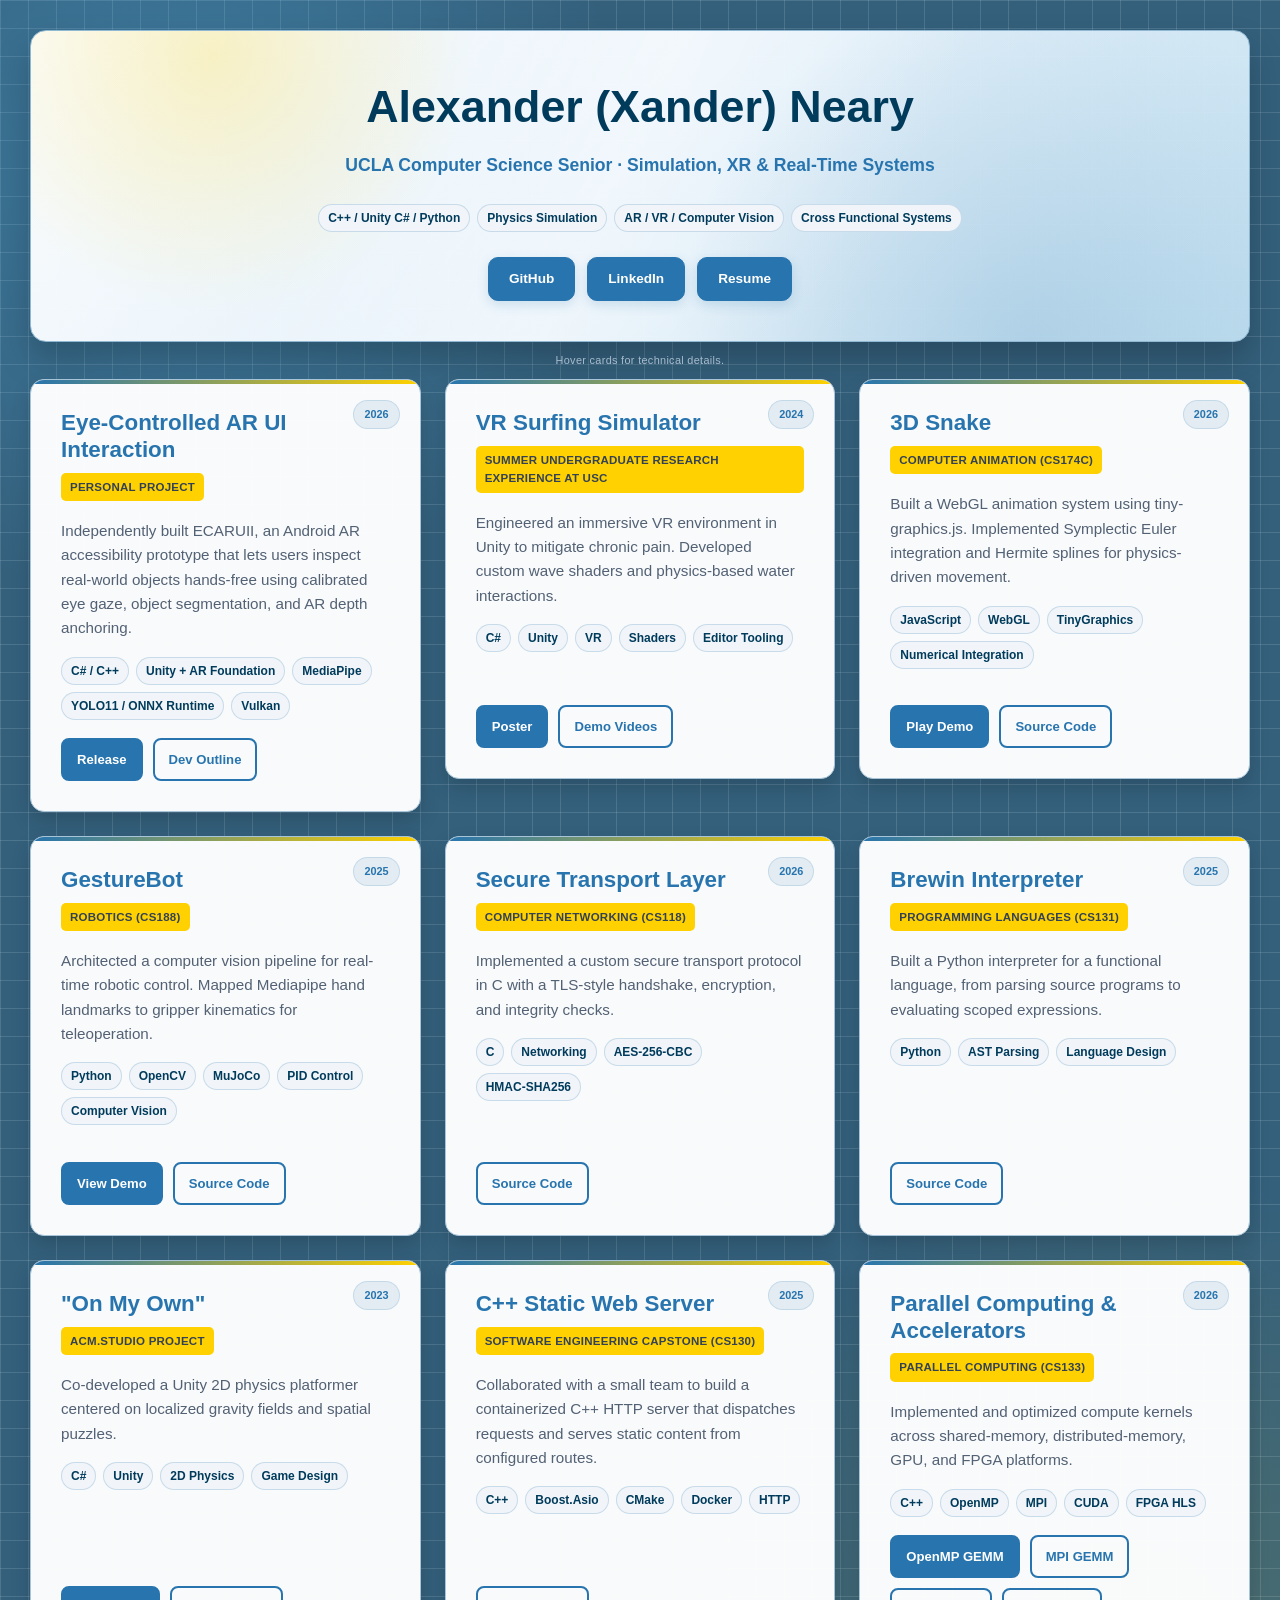
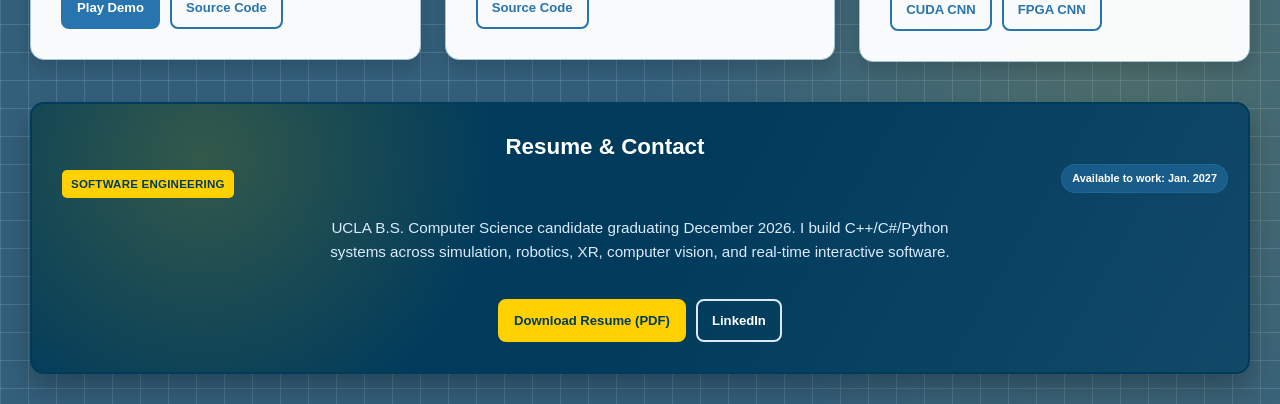
<file: index.html>
<!DOCTYPE html>
<html lang="en">
<head>
    <meta charset="UTF-8">
    <meta name="viewport" content="width=device-width, initial-scale=1.0">
    <title>Xander Neary | Software Portfolio</title>
    <link rel="stylesheet" href="styles.css">
</head>

<body>
    <div class="container">
        <header>
            <h1>Alexander (Xander) Neary</h1>
            <p>UCLA Computer Science Senior · Simulation, XR &amp; Real-Time Systems</p>
            <div class="focus-tags" aria-label="Technical focus areas">
                <span class="focus-tag">C++ / Unity C# / Python</span>
                <span class="focus-tag">Physics Simulation</span>
                <span class="focus-tag">AR / VR / Computer Vision</span>
                <span class="focus-tag">Cross Functional Systems</span>
            </div>
     
            <div class="social-links">
                <a href="https://github.com/xandnea" class="social-btn">GitHub</a>
                <a href="https://www.linkedin.com/in/xander-neary/" class="social-btn">LinkedIn</a>
                <a href="https://xandnea.github.io/Software Resume 9_24_26.pdf" class="social-btn">Resume</a>
            </div>
        </header>

        <div class="hover-hint">Hover cards for technical details.</div>

        <div class="grid">
            <div class="card">
                <span class="date-tag">2026</span>
                <h3>Eye-Controlled AR UI Interaction</h3>
                <h4>Personal Project</h4>
                <p>
                    Independently built ECARUII, an Android AR accessibility prototype that lets users inspect real-world
                    objects hands-free using calibrated eye gaze, object segmentation, and AR depth anchoring.
                </p>

                <div class="tech-stack" aria-label="Technologies used">
                    <span class="tech-tag">C# / C++</span>
                    <span class="tech-tag">Unity + AR Foundation</span>
                    <span class="tech-tag">MediaPipe</span>
                    <span class="tech-tag">YOLO11 / ONNX Runtime</span>
                    <span class="tech-tag">Vulkan</span>
                </div>

                <div class="technical-details">
                    <div>
                        <h5>Technical Details</h5>
                        <ul>
                            <li>Calibrated front-camera facial landmarks into screen-space gaze coordinates for hands-free UI interaction.</li>
                            <li>Mapped YOLO11 segmentation masks through AR depth queries into persistent world-space anchors.</li>
                            <li>Built a native C++ Vulkan interoperability bridge to reduce camera-texture CPU readback on Android.</li>
                        </ul>
                    </div>
                </div>

                <div class="btn-group">
                    <a href="https://github.com/xandnea/Eye-Controlled-AR-UI-Interaction" class="btn">Release</a>
                    <a href="https://docs.google.com/document/d/12NwAYiVth-TJw5IjjsZ63s_6z_8N0sTc/edit?usp=sharing&ouid=107575258905610502392&rtpof=true&sd=true" class="btn btn-secondary">Dev Outline</a>
                </div>

            </div>

            <div class="card">
                <span class="date-tag">2024</span>
                <h3>VR Surfing Simulator</h3>
                <h4>Summer Undergraduate Research Experience at USC</h4>
                <p>
                    Engineered an immersive VR environment in Unity to mitigate chronic pain.
                    Developed custom wave shaders and physics-based water interactions.
                </p>

                <div class="tech-stack" aria-label="Technologies used">
                    <span class="tech-tag">C#</span>
                    <span class="tech-tag">Unity</span>
                    <span class="tech-tag">VR</span>
                    <span class="tech-tag">Shaders</span>
                    <span class="tech-tag">Editor Tooling</span>
                </div>

                <div class="technical-details">
                    <div>
                        <h5>Technical details</h5>
                        <ul>
                            <li>Adjusted custom wave shaders and water interactions to improve visual realism and runtime stability.</li>
                            <li>Built editor automation that reduced researcher simulation setup time by approximately 40%.</li>
                            <li>Worked directly with non-engineering researchers to translate study needs into maintainable Unity tooling.</li>
                        </ul>
                    </div>
                </div>

                <div class="btn-group">
                    <a href="https://xandnea.github.io/SURE Research Poster.pdf" class="btn">Poster</a>
                    <a href="https://docs.google.com/presentation/d/18ExA81dWbgcO4W4kVsnvQ8ddb5Fc8EAyjfr8iG5KGcI/edit?usp=sharing" class="btn btn-secondary">Demo Videos</a>
                </div>
            </div>
            
            <div class="card">
                <span class="date-tag">2026</span>
                <h3>3D Snake</h3>
                <h4>Computer Animation (CS174C)</h4>
                <p>
                    Built a WebGL animation system using tiny-graphics.js. 
                    Implemented Symplectic Euler integration and Hermite splines for physics-driven movement.
                </p>

                <div class="tech-stack" aria-label="Technologies used">
                    <span class="tech-tag">JavaScript</span>
                    <span class="tech-tag">WebGL</span>
                    <span class="tech-tag">TinyGraphics</span>
                    <span class="tech-tag">Numerical Integration</span>
                </div>

                <div class="technical-details">
                    <div>
                        <h5>Technical details</h5>
                        <ul>
                            <li>Implemented Symplectic Euler integration and Hermite splines for stable physics-driven movement.</li>
                            <li>Built camera transforms and 3D position/velocity behavior: relevant foundations for 6DOF simulation.</li>
                            <li>Created responsive JavaScript/CSS UI for menus, scoring, game state, and player feedback.</li>
                        </ul>
                    </div>
                </div>

                <div class="btn-group">
                    <a href="https://xandnea.github.io/CS174C-TeamProject-3DSnake/" class="btn">Play Demo</a>
                    <a href="https://github.com/xandnea/CS174C-TeamProject-3DSnake" class="btn btn-secondary">Source Code</a>
                </div>
            </div>

            <div class="card">
                <span class="date-tag">2025</span>
                <h3>GestureBot</h3>
                <h4>Robotics (CS188)</h4>
                <p>
                    Architected a computer vision pipeline for real-time robotic control. 
                    Mapped Mediapipe hand landmarks to gripper kinematics for teleoperation.
                </p>

                <div class="tech-stack" aria-label="Technologies used">
                    <span class="tech-tag">Python</span>
                    <span class="tech-tag">OpenCV</span>
                    <span class="tech-tag">MuJoCo</span>
                    <span class="tech-tag">PID Control</span>
                    <span class="tech-tag">Computer Vision</span>
                </div>

                <div class="technical-details">
                    <div>
                        <h5>Technical details</h5>
                        <ul>
                            <li>Converted OpenCV hand-tracking measurements into control inputs for a physics-simulated robotic arm.</li>
                            <li>Integrated MuJoCo dynamics and PID controls to produce stable, real-time motion.</li>
                            <li>Connected perception, kinematics, controls, and simulation in one end-to-end robotics prototype.</li>
                        </ul>
                    </div>
                </div>

                <div class="btn-group">
                    <a href="https://xandnea.github.io/CS188-Robotics-Project/" class="btn">View Demo</a>
                    <a href="https://github.com/xandnea/CS188-Robotics-Project" class="btn btn-secondary">Source Code</a>
                </div>
            </div>

            <div class="card">
                <span class="date-tag">2026</span>
                <h3>Secure Transport Layer</h3>
                <h4>Computer Networking (CS118)</h4>
                <p>
                    Implemented a custom secure transport protocol in C with a TLS-style handshake,
                    encryption, and integrity checks.
                </p>

                <div class="tech-stack" aria-label="Technologies used">
                    <span class="tech-tag">C</span>
                    <span class="tech-tag">Networking</span>
                    <span class="tech-tag">AES-256-CBC</span>
                    <span class="tech-tag">HMAC-SHA256</span>
                </div>

                <div class="technical-details">
                    <div>
                        <h5>Technical details</h5>
                        <ul>
                            <li>Implemented handshake logic to establish a secure session between network peers.</li>
                            <li>Applied AES-256-CBC for confidentiality and HMAC-SHA256 for message integrity.</li>
                            <li>Debugged protocol behavior across the boundary between systems code and network I/O.</li>
                        </ul>
                    </div>
                </div>

                <div class="btn-group">
                    <a href="https://github.com/xandnea/CS118-Project2" class="btn btn-secondary">Source Code</a>
                </div>
            </div>

            <div class="card">
                <span class="date-tag">2025</span>
                <h3>Brewin Interpreter</h3>
                <h4>Programming Languages (CS131)</h4>
                <p>
                    Built a Python interpreter for a functional language, from parsing source
                    programs to evaluating scoped expressions.
                </p>

                <div class="tech-stack" aria-label="Technologies used">
                    <span class="tech-tag">Python</span>
                    <span class="tech-tag">AST Parsing</span>
                    <span class="tech-tag">Language Design</span>
                </div>

                <div class="technical-details">
                    <div>
                        <h5>Technical details</h5>
                        <ul>
                            <li>Implemented AST parsing and evaluation for functional language constructs.</li>
                            <li>Handled dynamic scoping and variable shadowing through explicit environment management.</li>
                            <li>Modeled the behavior of a complete execution pipeline from source code to runtime evaluation.</li>
                        </ul>
                    </div>
                </div>

                <div class="btn-group">
                    <a href="https://github.com/xandnea/CS131-Project1" class="btn btn-secondary">Source Code</a>
                </div>
            </div>

            <div class="card">
                <span class="date-tag">2023</span>
                <h3>"On My Own"</h3>
                <h4>ACM.studio Project</h4>
                <p>
                    Co-developed a Unity 2D physics platformer centered on localized gravity fields
                    and spatial puzzles.
                </p>

                <div class="tech-stack" aria-label="Technologies used">
                    <span class="tech-tag">C#</span>
                    <span class="tech-tag">Unity</span>
                    <span class="tech-tag">2D Physics</span>
                    <span class="tech-tag">Game Design</span>
                </div>

                <div class="technical-details">
                    <div>
                        <h5>Technical details</h5>
                        <ul>
                            <li>Designed localized gravity-field mechanics that altered movement and puzzle constraints.</li>
                            <li>Implemented a custom character controller to keep traversal responsive under changing forces.</li>
                            <li>Collaborated on a shippable team game with a public demo and source code.</li>
                        </ul>
                    </div>
                </div>

                <div class="btn-group">
                    <a href="http://kmbusybee.itch.io/on-my-own" class="btn">Play Demo</a>
                    <a href="https://github.com/kmachnickiwork49/team_omo" class="btn btn-secondary">Source Code</a>
                </div>
            </div>

            <div class="card">
                <span class="date-tag">2025</span>
                <h3>C++ Static Web Server</h3>
                <h4>Software Engineering Capstone (CS130)</h4>

                <p>
                    Collaborated with a small team to build a containerized C++ HTTP server that 
                    dispatches requests and serves static content from configured routes.
                </p>

                <div class="tech-stack" aria-label="Technologies used">
                    <span class="tech-tag">C++</span>
                    <span class="tech-tag">Boost.Asio</span>
                    <span class="tech-tag">CMake</span>
                    <span class="tech-tag">Docker</span>
                    <span class="tech-tag">HTTP</span>
                </div>

                <div class="technical-details">
                    <div>
                        <h5>Technical details</h5>
                        <ul>
                            <li>Used Boost.Asio to implement the asynchronous server and HTTP request-handling flow.</li>
                            <li>Created route-to-directory configuration for static assets and verified 200 responses for HTML and CSS.</li>
                            <li>Used CMake and Docker to create a reproducible build and runtime environment.</li>
                            <li>Most of my contributions are recorded under the Gerrit username <code>Devel User</code>.</li>
                        </ul>
                    </div>
                </div>

                <div class="btn-group">
                    <a href="https://code.cs130.org/plugins/gitiles/overthinkerz-webserver/" class="btn btn-secondary">Source Code</a>
                </div>
            </div>

            <div class="card">
                <span class="date-tag">2026</span>
                <h3>Parallel Computing &amp; Accelerators</h3>
                <h4>Parallel Computing (CS133)</h4>

                <p>
                    Implemented and optimized compute kernels across shared-memory,
                    distributed-memory, GPU, and FPGA platforms.
                </p>

                <div class="tech-stack" aria-label="Technologies used">
                    <span class="tech-tag">C++</span>
                    <span class="tech-tag">OpenMP</span>
                    <span class="tech-tag">MPI</span>
                    <span class="tech-tag">CUDA</span>
                    <span class="tech-tag">FPGA HLS</span>
                </div>

                <div class="technical-details">
                    <div>
                        <h5>Technical details</h5>
                        <ul>
                            <li>Improved GEMM performance through cache blocking, loop-order experiments, and OpenMP parallelization.</li>
                            <li>Implemented MPI scatter, broadcast, and gather coordination for distributed matrix multiplication.</li>
                            <li>Built GPU and FPGA CNN kernels while working with thread mapping, shared-memory tiling, vectorization, and pipeline constraints.</li>
                        </ul>
                    </div>
                </div>

                <div class="btn-group">
                    <a href="https://github.com/xandnea/CS133-Lab1" class="btn">OpenMP GEMM</a>
                    <a href="https://github.com/xandnea/CS133-Lab2" class="btn btn-secondary">MPI GEMM</a>
                    <a href="https://github.com/xandnea/CS133-Lab3" class="btn btn-secondary">CUDA CNN</a>
                    <a href="https://github.com/xandnea/CS133-Lab4" class="btn btn-secondary">FPGA CNN</a>
                </div>
            </div>

            <div class="card resume-card">
                <span class="availability-tag">Available to work: Jan. 2027</span>

                <h3>Resume &amp; Contact</h3>
                <h4>Software Engineering</h4>
                
                <p>
                    UCLA B.S. Computer Science candidate graduating December 2026.
                    I build C++/C#/Python systems across simulation, robotics, XR, computer vision,
                    and real-time interactive software.
                </p>

                <div class="btn-group" style="justify-content: center;">
                    <a href="https://xandnea.github.io/Software Resume 9_24_26.pdf" class="btn">
                        Download Resume (PDF)
                    </a>
                    <a href="https://www.linkedin.com/in/xander-neary/" class="btn btn-secondary">
                        LinkedIn
                    </a>
                </div>
            </div>
        </div>
    </div>
</body>
</html>
</file>
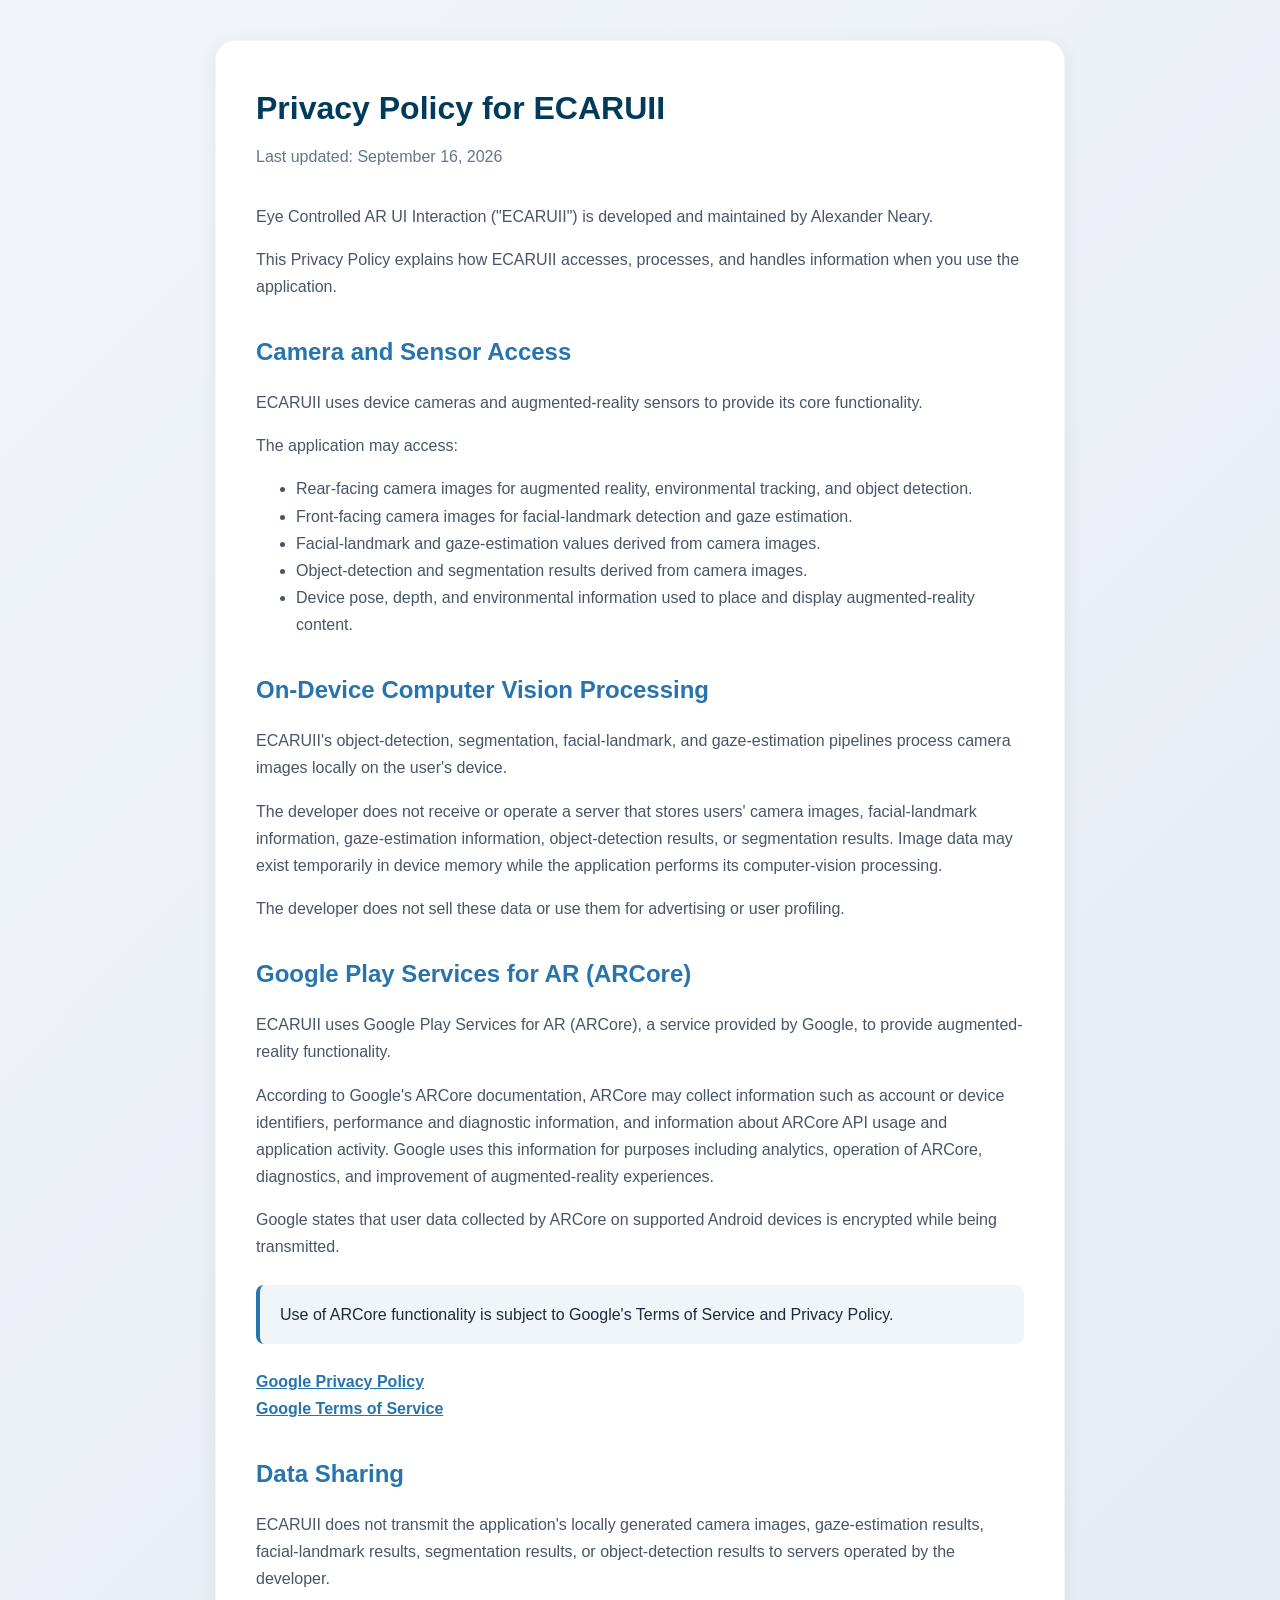
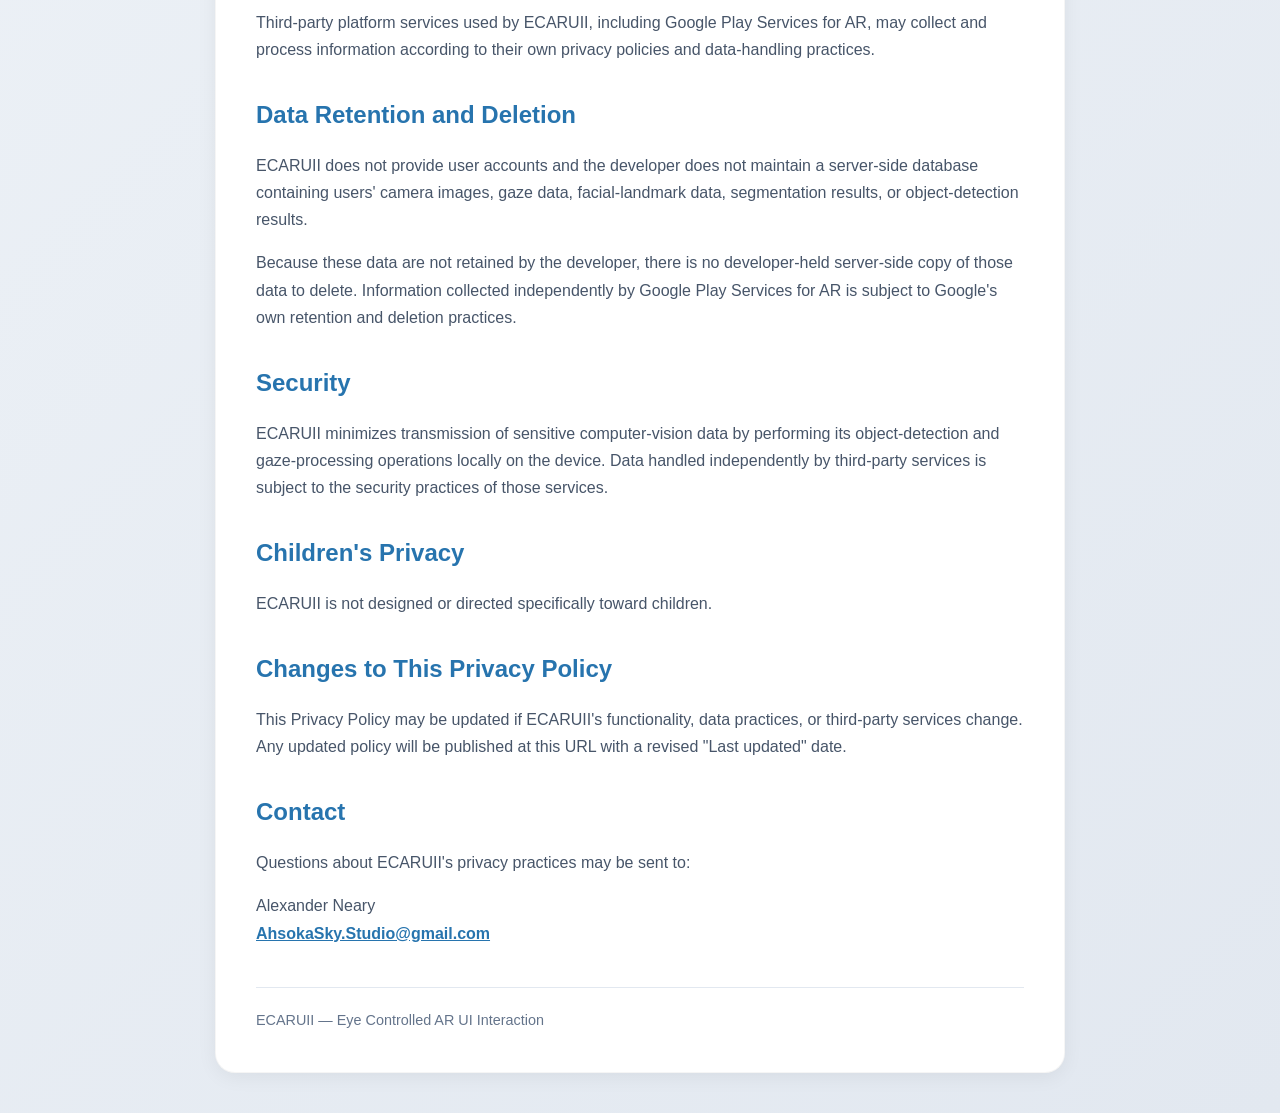
<file: privacy/ecaruii/index.html>
<!DOCTYPE html>
<html lang="en">
<head>
    <meta charset="UTF-8">
    <meta name="viewport" content="width=device-width, initial-scale=1.0">

    <title>ECARUII Privacy Policy</title>

    <style>
        :root {
            --ucla-blue: #2774AE;
            --ucla-gold: #FFD100;
            --dark-blue: #003B5C;
            --bg: #f8fafc;
            --card-bg: #ffffff;
            --text: #1e293b;
            --secondary-text: #475569;
        }

        * {
            box-sizing: border-box;
        }

        body {
            font-family: 'Inter', -apple-system, BlinkMacSystemFont,
                         "Segoe UI", sans-serif;
            background: linear-gradient(135deg, #f1f5f9 0%, #e2e8f0 100%);
            color: var(--text);
            margin: 0;
            padding: 40px 20px;
            line-height: 1.7;
        }

        .container {
            max-width: 850px;
            margin: 0 auto;
            background: var(--card-bg);
            border-radius: 20px;
            padding: 40px;
            box-shadow: 0 4px 20px rgba(0, 0, 0, 0.06);
            border: 1px solid rgba(0, 0, 0, 0.04);
        }

        h1 {
            color: var(--dark-blue);
            margin-top: 0;
            margin-bottom: 8px;
        }

        h2 {
            color: var(--ucla-blue);
            margin-top: 32px;
            margin-bottom: 8px;
        }

        p, li {
            color: var(--secondary-text);
        }

        .updated {
            color: #64748b;
            margin-top: 0;
            margin-bottom: 32px;
        }

        a {
            color: var(--ucla-blue);
            font-weight: 600;
        }

        .notice {
            background: rgba(39, 116, 174, 0.07);
            border-left: 4px solid var(--ucla-blue);
            padding: 16px 20px;
            border-radius: 8px;
            margin: 24px 0;
        }

        footer {
            margin-top: 40px;
            padding-top: 20px;
            border-top: 1px solid #e2e8f0;
            color: #64748b;
            font-size: 0.9rem;
        }

        @media (max-width: 600px) {
            body {
                padding: 20px 12px;
            }

            .container {
                padding: 24px 20px;
            }
        }
    </style>
</head>

<body>
<div class="container">

    <h1>Privacy Policy for ECARUII</h1>
    <p class="updated">Last updated: September 16, 2026</p>

    <p>
        Eye Controlled AR UI Interaction ("ECARUII") is developed
        and maintained by Alexander Neary.
    </p>

    <p>
        This Privacy Policy explains how ECARUII accesses, processes,
        and handles information when you use the application.
    </p>

    <h2>Camera and Sensor Access</h2>

    <p>
        ECARUII uses device cameras and augmented-reality sensors to
        provide its core functionality.
    </p>

    <p>The application may access:</p>

    <ul>
        <li>
            Rear-facing camera images for augmented reality,
            environmental tracking, and object detection.
        </li>
        <li>
            Front-facing camera images for facial-landmark detection
            and gaze estimation.
        </li>
        <li>
            Facial-landmark and gaze-estimation values derived from
            camera images.
        </li>
        <li>
            Object-detection and segmentation results derived from
            camera images.
        </li>
        <li>
            Device pose, depth, and environmental information used to
            place and display augmented-reality content.
        </li>
    </ul>

    <h2>On-Device Computer Vision Processing</h2>

    <p>
        ECARUII's object-detection, segmentation, facial-landmark, and
        gaze-estimation pipelines process camera images locally on the
        user's device.
    </p>

    <p>
        The developer does not receive or operate a server that stores
        users' camera images, facial-landmark information, gaze-estimation
        information, object-detection results, or segmentation results.
        Image data may exist temporarily in device memory while the
        application performs its computer-vision processing.
    </p>

    <p>
        The developer does not sell these data or use them for advertising
        or user profiling.
    </p>

    <h2>Google Play Services for AR (ARCore)</h2>

    <p>
        ECARUII uses Google Play Services for AR (ARCore), a service
        provided by Google, to provide augmented-reality functionality.
    </p>

    <p>
        According to Google's ARCore documentation, ARCore may collect
        information such as account or device identifiers, performance
        and diagnostic information, and information about ARCore API
        usage and application activity. Google uses this information
        for purposes including analytics, operation of ARCore, diagnostics,
        and improvement of augmented-reality experiences.
    </p>

    <p>
        Google states that user data collected by ARCore on supported
        Android devices is encrypted while being transmitted.
    </p>

    <div class="notice">
        Use of ARCore functionality is subject to Google's Terms of
        Service and Privacy Policy.
    </div>

    <p>
        <a href="https://policies.google.com/privacy"
           target="_blank"
           rel="noopener noreferrer">
            Google Privacy Policy
        </a>
        <br>

        <a href="https://policies.google.com/terms"
           target="_blank"
           rel="noopener noreferrer">
            Google Terms of Service
        </a>
    </p>

    <h2>Data Sharing</h2>

    <p>
        ECARUII does not transmit the application's locally generated
        camera images, gaze-estimation results, facial-landmark results,
        segmentation results, or object-detection results to servers
        operated by the developer.
    </p>

    <p>
        Third-party platform services used by ECARUII, including Google
        Play Services for AR, may collect and process information according
        to their own privacy policies and data-handling practices.
    </p>

    <h2>Data Retention and Deletion</h2>

    <p>
        ECARUII does not provide user accounts and the developer does not
        maintain a server-side database containing users' camera images,
        gaze data, facial-landmark data, segmentation results, or
        object-detection results.
    </p>

    <p>
        Because these data are not retained by the developer, there is no
        developer-held server-side copy of those data to delete.
        Information collected independently by Google Play Services for AR
        is subject to Google's own retention and deletion practices.
    </p>

    <h2>Security</h2>

    <p>
        ECARUII minimizes transmission of sensitive computer-vision data by
        performing its object-detection and gaze-processing operations
        locally on the device. Data handled independently by third-party
        services is subject to the security practices of those services.
    </p>

    <h2>Children's Privacy</h2>

    <p>
        ECARUII is not designed or directed specifically toward children.
    </p>

    <h2>Changes to This Privacy Policy</h2>

    <p>
        This Privacy Policy may be updated if ECARUII's functionality,
        data practices, or third-party services change. Any updated policy
        will be published at this URL with a revised "Last updated" date.
    </p>

    <h2>Contact</h2>

    <p>
        Questions about ECARUII's privacy practices may be sent to:
    </p>

    <p>
        Alexander Neary<br>
        <a href="mailto:AhsokaSky.Studio@gmail.com">AhsokaSky.Studio@gmail.com</a>
    </p>

    <footer>
        ECARUII &mdash; Eye Controlled AR UI Interaction
    </footer>

</div>
</body>
</html>
</file>
<file: styles.css>
:root {
    --ucla-blue: #2774ae;
    --ucla-gold: #ffd100;
    --dark-blue: #003b5c;

    --page-navy: #043b5ece;
    --card-bg: rgba(255, 255, 255, 0.97);
    --text: #1e293b;
    --muted-text: #526174;
    --sub-bg: #f1f5f9;
    --card-line: #a8c4d8;
}

*,
*::before,
*::after {
    box-sizing: border-box;
}

body {
    font-family: "Inter", -apple-system, BlinkMacSystemFont, "Segoe UI", sans-serif;
    background-color: var(--page-navy);
    background-image:
        radial-gradient(circle at 14% 8%, rgba(83, 181, 235, 0.32), transparent 28rem),
        radial-gradient(circle at 88% 82%, rgba(255, 209, 0, 0.13), transparent 30rem),
        linear-gradient(rgba(224, 244, 255, 0.14) 1px, transparent 1px),
        linear-gradient(90deg, rgba(224, 244, 255, 0.14) 1px, transparent 1px);
    background-size:
        auto,
        auto,
        28px 28px,
        28px 28px;
    color: var(--text);
    margin: 0;
    padding: 30px;
    line-height: 1.6;
}

.container {
    max-width: 1500px;
    margin: 0 auto;
}

/* Header */

header {
    position: relative;
    overflow: hidden;
    text-align: center;
    margin-bottom: 10px;
    padding: 40px 20px;
    background: linear-gradient(
        135deg,
        rgba(255, 255, 255, 0.98) 0%,
        rgba(237, 247, 255, 0.96) 48%,
        rgba(204, 232, 247, 0.94) 100%
    );
    border: 1px solid #91b8d2;
    border-radius: 16px;
    box-shadow: 0 18px 34px rgba(0, 0, 0, 0.22);
}

header::before {
    content: "";
    position: absolute;
    inset: 0;
    background:
        radial-gradient(circle at 15% 8%, rgba(255, 209, 0, 0.22), transparent 24%),
        radial-gradient(circle at 82% 100%, rgba(39, 116, 174, 0.18), transparent 34%),
        linear-gradient(115deg, transparent 25%, rgba(255, 255, 255, 0.44) 48%, transparent 70%);
    pointer-events: none;
}

header>* {
    position: relative;
    z-index: 1;
}

header h1 {
    color: var(--dark-blue);
    font-size: 2.8rem;
    font-weight: 800;
    margin: 0 0 8px;
}

header p {
    color: var(--ucla-blue);
    font-size: 1.1rem;
    font-weight: 600;
    margin: 0 0 25px;
}

/* Header focus tags and per-project technology tags */

.focus-tags,
.tech-stack {
    display: flex;
    flex-wrap: wrap;
    gap: 7px;
}

.focus-tags {
    justify-content: center;
    margin-bottom: 25px;
}

.focus-tag,
.tech-tag {
    color: var(--dark-blue);
    background: var(--sub-bg);
    border: 1px solid rgba(39, 116, 174, 0.20);
    border-radius: 999px;
    font-size: 0.75rem;
    font-weight: 700;
    line-height: 1;
    padding: 7px 9px;
}

/* Header links */

.social-links {
    display: flex;
    flex-wrap: wrap;
    justify-content: center;
    gap: 12px;
}

.social-btn {
    color: white;
    text-decoration: none;
    font-size: 0.85rem;
    font-weight: 700;
    padding: 10px 20px;
    background: var(--ucla-blue);
    border: 1px solid var(--ucla-blue);
    border-radius: 10px;
    box-shadow: 0 4px 12px rgba(39, 116, 174, 0.18);
    transition: transform 0.2s ease, background 0.2s ease, color 0.2s ease;
}

.social-btn:hover {
    color: var(--dark-blue);
    background: var(--ucla-gold);
    border-color: var(--ucla-gold);
    transform: translateY(-2px);
}

/* Small instruction above projects */

.hover-hint {
    color: rgba(219, 234, 254, 0.82);
    text-align: center;
    font-size: 0.68rem;
    letter-spacing: 0.03em;
    margin: 0 0 10px;
}

/* Project grid: equal-height cards per row */

.grid {
    display: grid;
    grid-template-columns: repeat(3, minmax(0, 1fr));
    gap: 24px;
    align-items: start;
}

/* Project cards */

.card {
    position: relative;
    display: flex;
    flex-direction: column;
    /* height: 100%; */
    min-height: 400px;
    overflow: hidden;
    padding: 30px;
    background: var(--card-bg);
    border: 1px solid var(--card-line);
    border-radius: 14px;
    box-shadow: 0 9px 20px rgba(0, 0, 0, 0.16);
    transition:
        transform 0.25s ease,
        box-shadow 0.25s ease,
        border-color 0.25s ease;
}

.card::before {
    content: "";
    position: absolute;
    top: 0;
    left: 0;
    width: 100%;
    height: 4px;
    background: linear-gradient(90deg, var(--ucla-blue), var(--ucla-gold));
}

.card:hover,
.card:focus-within {
    border-color: var(--ucla-blue);
    box-shadow: 0 18px 34px rgba(0, 59, 92, 0.28);
    transform: translateY(-6px);
}

.availability-tag {
    position: absolute;
    top: 60px;
    right: 20px;
    z-index: 1;
    color: var(--ucla-blue);
    background: rgba(39, 116, 174, 0.5);
    border: 1px solid rgba(39, 115, 174, 0.5);
    border-radius: 999px;
    font-size: 0.68rem;
    font-weight: 800;
    color: white;
    padding: 5px 10px;
}

.date-tag {
    position: absolute;
    top: 20px;
    right: 20px;
    z-index: 1;
    color: var(--ucla-blue);
    background: rgba(39, 116, 174, 0.10);
    border: 1px solid rgba(39, 116, 174, 0.16);
    border-radius: 999px;
    font-size: 0.68rem;
    font-weight: 800;
    padding: 5px 10px;
}

.card h3 {
    color: var(--ucla-blue);
    font-size: 1.4rem;
    line-height: 1.2;
    margin: 0 70px 9px 0;
}

.card h4 {
    display: inline-block;
    align-self: flex-start;
    color: #334155;
    background: var(--ucla-gold);
    border-radius: 5px;
    font-size: 0.72rem;
    font-weight: 800;
    letter-spacing: 0.02em;
    margin: 0 0 18px;
    padding: 5px 9px;
    text-transform: uppercase;
}

.card p {
    color: var(--muted-text);
    font-size: 0.95rem;
    margin: 0 0 16px;
}

/* Hover-expanded implementation detail area */

.technical-details {
    display: grid;
    grid-template-rows: 0fr;
    margin: 0;
    transition:
        grid-template-rows 0.28s ease,
        margin-top 0.28s ease;
}

.technical-details>div {
    overflow: hidden;
}

.card:hover .technical-details,
.card:focus-within .technical-details {
    grid-template-rows: 1fr;
    margin-top: 16px;
}

.technical-details h5 {
    color: var(--dark-blue);
    font-size: 0.75rem;
    font-weight: 800;
    letter-spacing: 0.08em;
    margin: 0 0 8px;
    text-transform: uppercase;
}

.technical-details ul {
    color: var(--muted-text);
    font-size: 0.84rem;
    margin: 0;
    padding-left: 18px;
}

.technical-details li+li {
    margin-top: 6px;
}

.technical-details code {
    color: var(--dark-blue);
    background: #e8f1f7;
    border-radius: 4px;
    font-size: 0.8em;
    padding: 2px 4px;
}

/* Card links */

.btn-group {
    display: flex;
    flex-wrap: wrap;
    gap: 10px;
    min-height: 42px;
    margin-top: auto;
    padding-top: 18px;
}

.btn {
    color: white;
    background: var(--ucla-blue);
    border: 2px solid var(--ucla-blue);
    border-radius: 8px;
    font-size: 0.82rem;
    font-weight: 700;
    padding: 9px 14px;
    text-decoration: none;
    transition: background 0.2s ease, color 0.2s ease, transform 0.2s ease;
}

.btn:hover {
    color: white;
    background: var(--dark-blue);
    border-color: var(--dark-blue);
    transform: translateY(-1px);
}

.btn-secondary {
    color: var(--ucla-blue);
    background: transparent;
    border-color: var(--ucla-blue);
}

.btn-secondary:hover {
    color: white;
    background: var(--ucla-blue);
    border-color: var(--ucla-blue);
}

/* Resume / contact CTA */

.resume-card {
    grid-column: 1 / -1;
    min-height: auto;
    text-align: center;
    background: var(--dark-blue);
    border: 2px solid var(--dark-blue);
    box-shadow: 0 14px 30px rgba(0, 0, 0, 0.28);
    margin-top: 16px;
}

.resume-card::before {
    content: "";
    position: absolute;
    inset: 0;
    width: auto;
    height: auto;
    background:
        radial-gradient(circle at 14% 20%, rgba(255, 209, 0, 0.20), transparent 28%),
        linear-gradient(120deg, transparent 50%, rgba(255, 255, 255, 0.07));
    pointer-events: none;
}

.resume-card:hover,
.resume-card:focus-within {
    border-color: var(--ucla-gold);
    box-shadow: 0 20px 38px rgba(0, 0, 0, 0.34);
}

.resume-card h3,
.resume-card h4,
.resume-card p,
.resume-card .btn-group {
    position: relative;
    z-index: 1;
}

.resume-card h3 {
    color: white;
}

.resume-card h4 {
    color: var(--dark-blue);
    background: var(--ucla-gold);
}

.resume-card p {
    color: #dbeafe;
    max-width: 650px;
    margin-left: auto;
    margin-right: auto;
}

.resume-card .date-tag {
    color: white;
    background: rgba(255, 255, 255, 0.12);
    border-color: rgba(255, 255, 255, 0.18);
}

.resume-card .btn {
    color: var(--dark-blue);
    background: var(--ucla-gold);
    border-color: var(--ucla-gold);
}

.resume-card .btn:hover {
    color: var(--dark-blue);
    background: white;
    border-color: white;
}

.resume-card .btn-secondary {
    color: white;
    background: transparent;
    border-color: #dbeafe;
}

.resume-card .btn-secondary:hover {
    color: var(--dark-blue);
    background: white;
    border-color: white;
}

/* Responsive layout */

@media (max-width: 1120px) {
    .grid {
        grid-template-columns: repeat(2, minmax(0, 1fr));
    }
}

@media (max-width: 700px) {
    body {
        padding: 18px 14px;
    }

    header {
        padding: 36px 16px;
        border-radius: 14px;
    }

    header h1 {
        font-size: 2.15rem;
    }

    header p {
        font-size: 1rem;
    }

    .grid {
        grid-template-columns: 1fr;
        gap: 18px;
    }

    .card {
        min-height: 0;
        padding: 24px;
    }

    .social-links {
        gap: 8px;
    }

    .social-btn {
        padding: 9px 13px;
    }
}

/* Touch devices cannot reliably hover, so show details rather than hiding them. */

@media (hover: none) {
    .technical-details {
        grid-template-rows: 1fr;
        margin-top: 16px;
    }

    .hover-hint {
        display: none;
    }
}

@media (prefers-reduced-motion: reduce) {

    *,
    *::before,
    *::after {
        scroll-behavior: auto !important;
        transition-duration: 0.01ms !important;
    }
}
</file>
